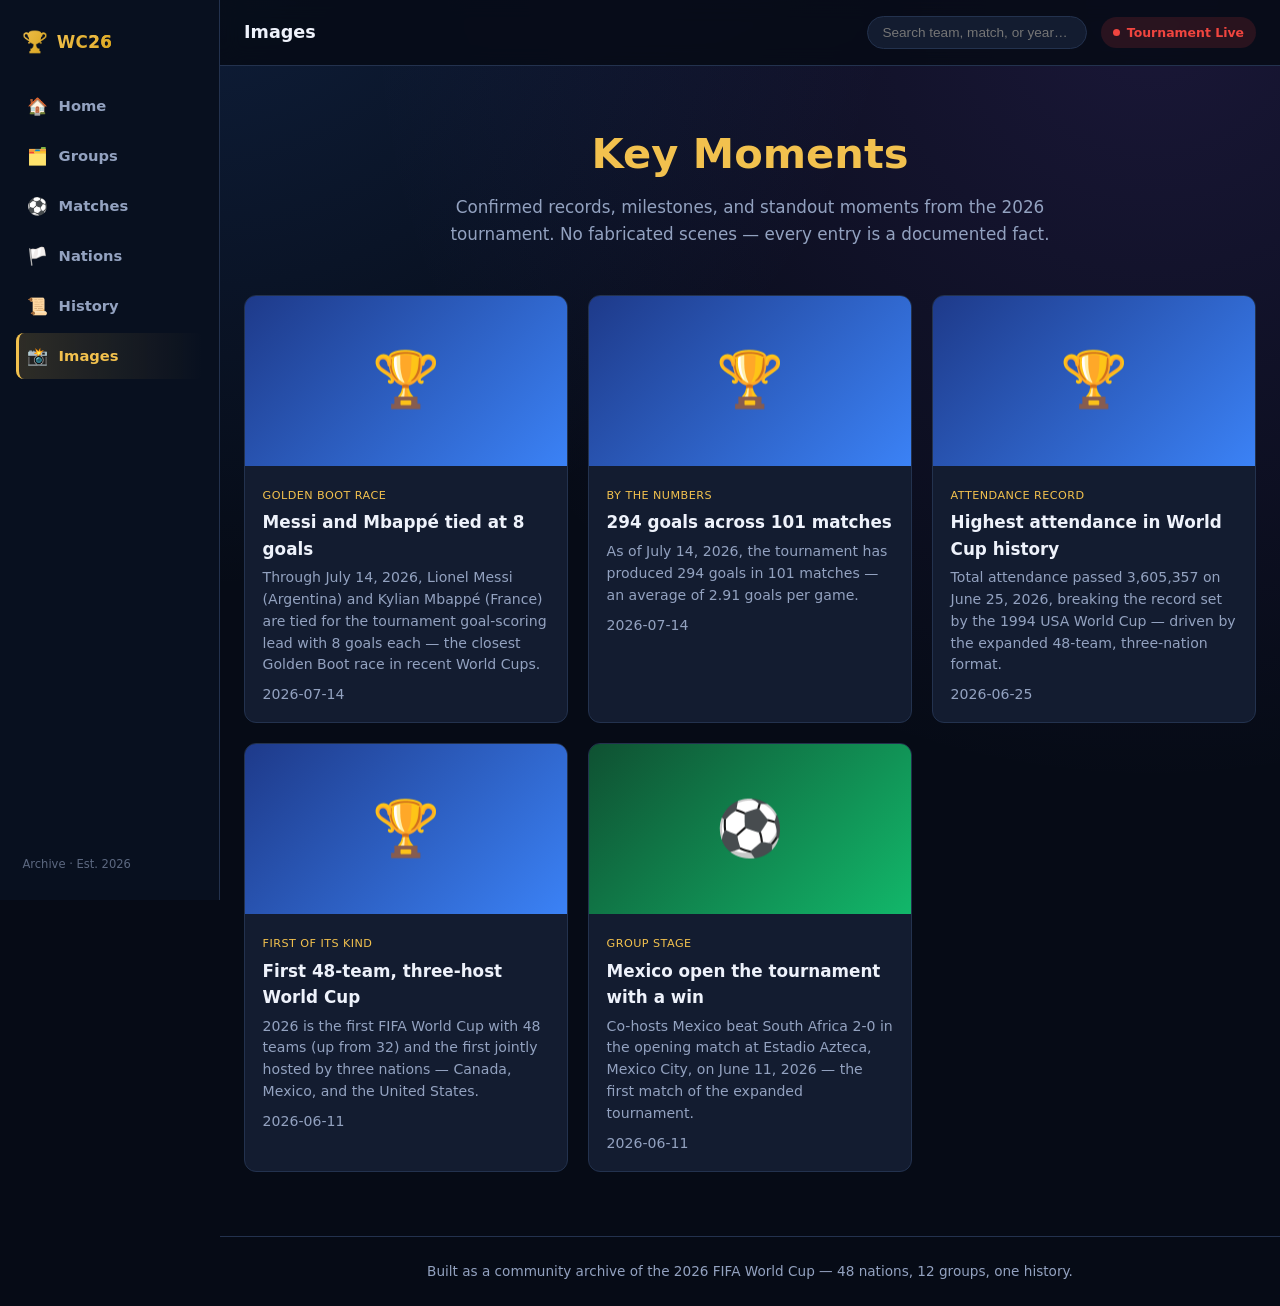
<file: pages/images.html>
<!DOCTYPE html>
<html lang="en">
<head>
  <meta charset="UTF-8" />
  <meta name="viewport" content="width=device-width, initial-scale=1.0" />
  <title>Key Moments — FIFA World Cup 2026 Archive</title>
  <link rel="stylesheet" href="../css/style.css" />
</head>
<body>
  <script src="../js/nav.js"></script>
  <script src="../js/flags.js"></script>
  <script>renderHeader("Images", "../")</script>

  <main>
    <section class="hero" style="padding:1.5rem 1rem;">
      <h1>Key Moments</h1>
      <p>Confirmed records, milestones, and standout moments from the 2026 tournament. No fabricated scenes — every entry is a documented fact.</p>
    </section>

    <div id="images-container" class="gallery-grid">Loading moments…</div>
  </main>

  <script>renderFooter()</script>
  <script src="../js/images.js"></script>
</body>
</html>
</file>
<file: css/style.css>
:root {
  --bg: #060b16;
  --bg-alt: #0d1526;
  --card: #131c30;
  --card-hover: #182338;
  --border: #23324e;
  --text: #eef2fb;
  --text-dim: #93a2c0;
  --gold: #f2c14e;
  --gold-deep: #d4a017;
  --green: #12b76a;
  --red: #f0453f;
  --blue: #3b82f6;
  --violet: #8b5cf6;
  --radius: 12px;
  --grad-primary: linear-gradient(120deg, #12b76a 0%, #3b82f6 50%, #8b5cf6 100%);
  --grad-gold: linear-gradient(120deg, #f2c14e, #d4a017);
}

* { box-sizing: border-box; }

body {
  margin: 0;
  font-family: "Segoe UI", system-ui, -apple-system, sans-serif;
  background:
    radial-gradient(circle at 15% -10%, rgba(59,130,246,0.18), transparent 40%),
    radial-gradient(circle at 90% 0%, rgba(139,92,246,0.15), transparent 45%),
    var(--bg);
  color: var(--text);
  line-height: 1.55;
}

a { color: inherit; text-decoration: none; }

/* ---------- app shell (sidebar + topbar) ---------- */
.app-shell {
  display: flex;
  min-height: 100vh;
}

.sidebar {
  width: 220px;
  flex-shrink: 0;
  background: #08101f;
  border-right: 1px solid var(--border);
  padding: 1.25rem 1rem;
  display: flex;
  flex-direction: column;
  position: sticky;
  top: 0;
  height: 100vh;
}

.sidebar .brand {
  display: flex;
  align-items: center;
  gap: 0.5rem;
  padding: 0.4rem 0.4rem 1.5rem;
  font-weight: 800;
  font-size: 1.05rem;
}
.brand-icon { font-size: 1.3rem; }
.brand-text span {
  background: var(--grad-gold);
  -webkit-background-clip: text;
  background-clip: text;
  color: transparent;
}

.sidebar-nav {
  display: flex;
  flex-direction: column;
  gap: 0.2rem;
}

.sidebar-nav a {
  display: flex;
  align-items: center;
  gap: 0.65rem;
  padding: 0.65rem 0.7rem;
  border-radius: 8px;
  color: var(--text-dim);
  font-weight: 600;
  font-size: 0.92rem;
  transition: background 0.15s, color 0.15s;
}

.sidebar-nav a:hover {
  background: var(--card);
  color: var(--text);
}

.sidebar-nav a.active {
  background: linear-gradient(90deg, rgba(242,193,78,0.16), transparent);
  color: var(--gold);
  border-left: 3px solid var(--gold);
  padding-left: calc(0.7rem - 3px);
}

.nav-icon { font-size: 1.05rem; }

.sidebar-foot {
  margin-top: auto;
  color: var(--text-dim);
  font-size: 0.72rem;
  opacity: 0.6;
  padding: 0.4rem;
}

.app-content {
  flex: 1;
  min-width: 0;
  display: flex;
  flex-direction: column;
}

.topbar {
  display: flex;
  align-items: center;
  justify-content: space-between;
  gap: 1rem;
  padding: 1rem 1.5rem;
  border-bottom: 1px solid var(--border);
  background: rgba(6,11,22,0.85);
  backdrop-filter: blur(10px);
  position: sticky;
  top: 0;
  z-index: 40;
  flex-wrap: wrap;
}

.topbar-title {
  font-weight: 800;
  font-size: 1.1rem;
  color: var(--text);
}

.topbar-actions {
  display: flex;
  align-items: center;
  gap: 0.9rem;
  flex-wrap: wrap;
}

.topbar-search {
  background: var(--card);
  border: 1px solid var(--border);
  color: var(--text);
  padding: 0.5rem 0.9rem;
  border-radius: 999px;
  font-size: 0.85rem;
  width: 220px;
}
.topbar-search:focus { outline: none; border-color: var(--gold); }

.live-pill {
  display: inline-flex;
  align-items: center;
  gap: 0.4rem;
  background: rgba(240,69,63,0.14);
  color: var(--red);
  font-size: 0.78rem;
  font-weight: 700;
  padding: 0.35rem 0.75rem;
  border-radius: 999px;
}
.live-dot {
  width: 7px; height: 7px;
  border-radius: 50%;
  background: var(--red);
  animation: pulseDot 1.4s ease-in-out infinite;
}
@keyframes pulseDot {
  0%, 100% { opacity: 1; box-shadow: 0 0 0 0 rgba(240,69,63,0.5); }
  50% { opacity: 0.6; box-shadow: 0 0 0 5px rgba(240,69,63,0); }
}

@media (max-width: 780px) {
  .sidebar { position: static; height: auto; width: 100%; flex-direction: row; overflow-x: auto; }
  .sidebar .brand { padding: 0.4rem; }
  .sidebar-nav { flex-direction: row; }
  .sidebar-nav a .nav-label { display: none; }
  .sidebar-foot { display: none; }
  .app-shell { flex-direction: column; }
}

/* ---------- stat tiles ---------- */
.stat-tiles {
  display: grid;
  grid-template-columns: repeat(auto-fit, minmax(140px, 1fr));
  gap: 1rem;
  margin: 2rem 0;
}

.stat-tile {
  background: var(--card);
  border: 1px solid var(--border);
  border-radius: var(--radius);
  padding: 1.1rem 1.2rem;
  border-top: 3px solid var(--blue);
}
.stat-tile:nth-child(2) { border-top-color: var(--green); }
.stat-tile:nth-child(3) { border-top-color: var(--gold); }
.stat-tile:nth-child(4) { border-top-color: var(--violet); }
.stat-tile:nth-child(5) { border-top-color: var(--red); }

.stat-tile .value {
  font-size: 1.8rem;
  font-weight: 800;
  color: var(--text);
}
.stat-tile .label {
  color: var(--text-dim);
  font-size: 0.78rem;
  text-transform: uppercase;
  letter-spacing: 0.03em;
  margin-top: 0.2rem;
}

/* ---------- animations ---------- */
@keyframes fadeInUp {
  from { opacity: 0; transform: translateY(14px); }
  to { opacity: 1; transform: translateY(0); }
}
@keyframes floatY {
  0%, 100% { transform: translateY(0); }
  50% { transform: translateY(-10px); }
}
@keyframes shimmer {
  0% { background-position: 0% 50%; }
  100% { background-position: 200% 50%; }
}
@keyframes growBar {
  from { width: 0; }
}

.fade-in { animation: fadeInUp 0.5s ease both; }
.fade-in.d1 { animation-delay: 0.06s; }
.fade-in.d2 { animation-delay: 0.12s; }
.fade-in.d3 { animation-delay: 0.18s; }
.fade-in.d4 { animation-delay: 0.24s; }

/* ---------- header ---------- */
header.site-header {
  background: rgba(6,11,22,0.85);
  backdrop-filter: blur(10px);
  border-bottom: 1px solid var(--border);
  padding: 1rem 1.5rem;
  position: sticky;
  top: 0;
  z-index: 50;
}

.header-inner {
  max-width: 1200px;
  margin: 0 auto;
  display: flex;
  align-items: center;
  justify-content: space-between;
  flex-wrap: wrap;
  gap: 1rem;
}

.brand {
  font-size: 1.3rem;
  font-weight: 800;
  letter-spacing: 0.02em;
}
.brand span {
  background: var(--grad-gold);
  -webkit-background-clip: text;
  background-clip: text;
  color: transparent;
}

nav.main-nav {
  display: flex;
  gap: 1.4rem;
  flex-wrap: wrap;
}

nav.main-nav a {
  color: var(--text-dim);
  font-weight: 600;
  font-size: 0.95rem;
  padding: 0.4rem 0.1rem;
  border-bottom: 2px solid transparent;
  transition: color 0.15s, border-color 0.15s;
}

nav.main-nav a:hover,
nav.main-nav a.active {
  color: var(--gold);
  border-color: var(--gold);
}

main {
  max-width: 1200px;
  margin: 0 auto;
  padding: 2rem 1.5rem 4rem;
}

/* ---------- hero banner ---------- */
.hero-banner {
  position: relative;
  border-radius: 18px;
  overflow: hidden;
  padding: 4rem 1.5rem;
  text-align: center;
  background: linear-gradient(-45deg, #0d1e3f, #123a2e, #1c1341, #2a0f2f);
  background-size: 300% 300%;
  animation: shimmer 14s ease infinite;
  border: 1px solid var(--border);
}

.hero-banner::before,
.hero-banner::after {
  content: "";
  position: absolute;
  border-radius: 50%;
  filter: blur(50px);
  opacity: 0.5;
}
.hero-banner::before {
  width: 260px; height: 260px;
  background: var(--green);
  top: -80px; left: 8%;
  animation: floatY 7s ease-in-out infinite;
}
.hero-banner::after {
  width: 220px; height: 220px;
  background: var(--gold);
  bottom: -70px; right: 10%;
  animation: floatY 9s ease-in-out infinite reverse;
}

.hero-banner .hero-icon {
  font-size: 3.4rem;
  margin-bottom: 0.75rem;
  position: relative;
  animation: floatY 4s ease-in-out infinite;
}

.hero-banner h1 {
  position: relative;
  font-size: clamp(2rem, 5vw, 3.4rem);
  margin: 0 0 0.6rem;
  background: linear-gradient(90deg, #fff, var(--gold) 60%, #fff);
  -webkit-background-clip: text;
  background-clip: text;
  color: transparent;
}

.hero-banner p {
  position: relative;
  color: var(--text-dim);
  font-size: 1.1rem;
  max-width: 640px;
  margin: 0 auto;
}

.hero-flags {
  position: relative;
  margin-top: 1.4rem;
  font-size: 1.6rem;
  letter-spacing: 0.4rem;
  opacity: 0.9;
}

.hero {
  text-align: center;
  padding: 1.5rem 1rem 2.5rem;
}

.hero h1 {
  font-size: clamp(1.8rem, 4vw, 2.6rem);
  margin: 0 0 0.5rem;
  color: var(--gold);
}

.hero p {
  color: var(--text-dim);
  font-size: 1.05rem;
  max-width: 640px;
  margin: 0 auto;
}

/* ---------- cards ---------- */
.card-grid {
  display: grid;
  grid-template-columns: repeat(auto-fit, minmax(260px, 1fr));
  gap: 1.25rem;
  margin-top: 2rem;
}

.card {
  background: var(--card);
  border: 1px solid var(--border);
  border-radius: var(--radius);
  padding: 1.25rem;
  transition: transform 0.18s, border-color 0.18s, background 0.18s;
}

.card:hover {
  transform: translateY(-4px);
  border-color: var(--gold);
  background: var(--card-hover);
}

.card .card-icon {
  font-size: 1.8rem;
  display: block;
  margin-bottom: 0.5rem;
}

.card h3 {
  margin: 0 0 0.5rem;
  color: var(--gold);
}

.card p {
  color: var(--text-dim);
  margin: 0;
  font-size: 0.92rem;
}

h1, h2, h3 { font-weight: 800; }

h2.section-title {
  font-size: 1.6rem;
  border-left: 4px solid var(--gold);
  padding-left: 0.75rem;
  margin: 2.5rem 0 1rem;
}

/* ---------- tables ---------- */
table {
  width: 100%;
  border-collapse: collapse;
  background: var(--card);
  border-radius: var(--radius);
  overflow: hidden;
}

th, td {
  padding: 0.6rem 0.8rem;
  text-align: left;
  border-bottom: 1px solid var(--border);
  font-size: 0.92rem;
}

th {
  background: var(--bg-alt);
  color: var(--gold);
  text-transform: uppercase;
  letter-spacing: 0.03em;
  font-size: 0.78rem;
}

tr:last-child td { border-bottom: none; }
tr.advanced-row td:first-child { color: var(--green); font-weight: 700; }

.group-block {
  background: var(--card);
  border: 1px solid var(--border);
  border-radius: var(--radius);
  padding: 1rem;
  margin-bottom: 1.5rem;
  border-top: 3px solid var(--gold-deep);
}

.group-block h3 {
  color: var(--gold);
  margin: 0 0 0.75rem;
}

.badge {
  display: inline-block;
  padding: 0.15rem 0.55rem;
  border-radius: 999px;
  font-size: 0.72rem;
  font-weight: 700;
}

.badge.win { background: rgba(18,183,106,0.18); color: var(--green); }
.badge.loss { background: rgba(240,69,63,0.18); color: var(--red); }
.badge.draw { background: rgba(147,162,192,0.18); color: var(--text-dim); }
.badge.upcoming { background: rgba(59,130,246,0.18); color: var(--blue); }

.filter-bar {
  display: flex;
  gap: 0.6rem;
  flex-wrap: wrap;
  margin-bottom: 1.25rem;
}

.filter-bar select, .filter-bar input {
  background: var(--card);
  border: 1px solid var(--border);
  color: var(--text);
  padding: 0.5rem 0.7rem;
  border-radius: 6px;
  font-size: 0.9rem;
}

.filter-bar select:focus, .filter-bar input:focus {
  outline: none;
  border-color: var(--gold);
}

/* ---------- match cards ---------- */
.match-card {
  background: var(--card);
  border: 1px solid var(--border);
  border-left: 3px solid var(--blue);
  border-radius: var(--radius);
  padding: 1rem 1.25rem;
  margin-bottom: 0.8rem;
  cursor: pointer;
  transition: border-color 0.15s, background 0.15s;
}

.match-card:hover {
  border-color: var(--gold);
  background: var(--card-hover);
}

.match-card-top {
  display: flex;
  align-items: center;
  justify-content: space-between;
  flex-wrap: wrap;
  gap: 0.75rem;
}

.match-teams {
  font-weight: 700;
  font-size: 1.05rem;
}

.match-meta {
  color: var(--text-dim);
  font-size: 0.82rem;
}

.match-stats-panel {
  margin-top: 0.9rem;
  padding-top: 0.9rem;
  border-top: 1px dashed var(--border);
  display: none;
}
.match-stats-panel.open { display: block; }

.stat-compare {
  margin-bottom: 0.55rem;
}
.stat-compare .labels {
  display: flex;
  justify-content: space-between;
  font-size: 0.78rem;
  color: var(--text-dim);
  margin-bottom: 0.2rem;
}
.stat-compare .bar-track {
  display: flex;
  height: 8px;
  border-radius: 4px;
  overflow: hidden;
  background: var(--bg-alt);
}
.stat-compare .bar-home {
  background: var(--grad-primary);
  animation: growBar 0.6s ease;
}
.stat-compare .bar-away {
  background: var(--gold-deep);
  animation: growBar 0.6s ease;
}
.stat-compare .stat-name {
  font-size: 0.72rem;
  text-transform: uppercase;
  letter-spacing: 0.03em;
  color: var(--text-dim);
  text-align: center;
  margin-bottom: 0.15rem;
}

.no-stats-note {
  color: var(--text-dim);
  font-size: 0.82rem;
  font-style: italic;
}

/* ---------- timeline (history) ---------- */
.timeline {
  border-left: 3px solid var(--border);
  padding-left: 1.25rem;
}

.timeline-item {
  margin-bottom: 1.75rem;
  position: relative;
  background: var(--card);
  border: 1px solid var(--border);
  border-radius: var(--radius);
  padding: 1rem 1.2rem;
}

.timeline-item::before {
  content: "";
  position: absolute;
  left: -1.68rem;
  top: 1.1rem;
  width: 14px;
  height: 14px;
  border-radius: 50%;
  background: var(--grad-gold);
  box-shadow: 0 0 0 4px rgba(242,193,78,0.15);
}

.timeline-item h3 { margin: 0 0 0.25rem; color: var(--gold); }
.timeline-item .meta { color: var(--text-dim); font-size: 0.85rem; margin-bottom: 0.4rem; }

/* ---------- gallery (images page) ---------- */
.gallery-grid {
  display: grid;
  grid-template-columns: repeat(auto-fit, minmax(280px, 1fr));
  gap: 1.25rem;
  margin-top: 1.5rem;
}

.gallery-card {
  border-radius: var(--radius);
  overflow: hidden;
  border: 1px solid var(--border);
  background: var(--card);
  transition: transform 0.18s, border-color 0.18s;
}
.gallery-card:hover {
  transform: translateY(-4px);
  border-color: var(--gold);
}

.gallery-visual {
  height: 170px;
  display: flex;
  align-items: center;
  justify-content: center;
  font-size: 3.4rem;
}
.gallery-visual.goal { background: linear-gradient(135deg, #0f5132, #12b76a); }
.gallery-visual.card { background: linear-gradient(135deg, #7f1d1d, #f0453f); }
.gallery-visual.controversy { background: linear-gradient(135deg, #4c1d95, #8b5cf6); }
.gallery-visual.moment { background: linear-gradient(135deg, #1e3a8a, #3b82f6); }

.gallery-body { padding: 1rem 1.1rem; }
.gallery-body .tag {
  display: inline-block;
  font-size: 0.7rem;
  text-transform: uppercase;
  letter-spacing: 0.04em;
  color: var(--gold);
  margin-bottom: 0.35rem;
}
.gallery-body h3 { margin: 0 0 0.35rem; font-size: 1.05rem; }
.gallery-body p { margin: 0; color: var(--text-dim); font-size: 0.88rem; }

footer.site-footer {
  border-top: 1px solid var(--border);
  padding: 1.5rem;
  text-align: center;
  color: var(--text-dim);
  font-size: 0.85rem;
}

.stat-row {
  display: flex;
  justify-content: space-between;
  padding: 0.35rem 0;
  border-bottom: 1px dashed var(--border);
  font-size: 0.9rem;
}
.stat-row:last-child { border-bottom: none; }

.flag-icon {
  border-radius: 2px;
  vertical-align: middle;
  margin-right: 0.15em;
  box-shadow: 0 0 0 1px rgba(255,255,255,0.08);
}

.flag-fallback {
  margin-right: 0.15em;
}

.trophy-count {
  font-size: 2rem;
  font-weight: 800;
  background: var(--grad-gold);
  -webkit-background-clip: text;
  background-clip: text;
  color: transparent;
}
</file>
